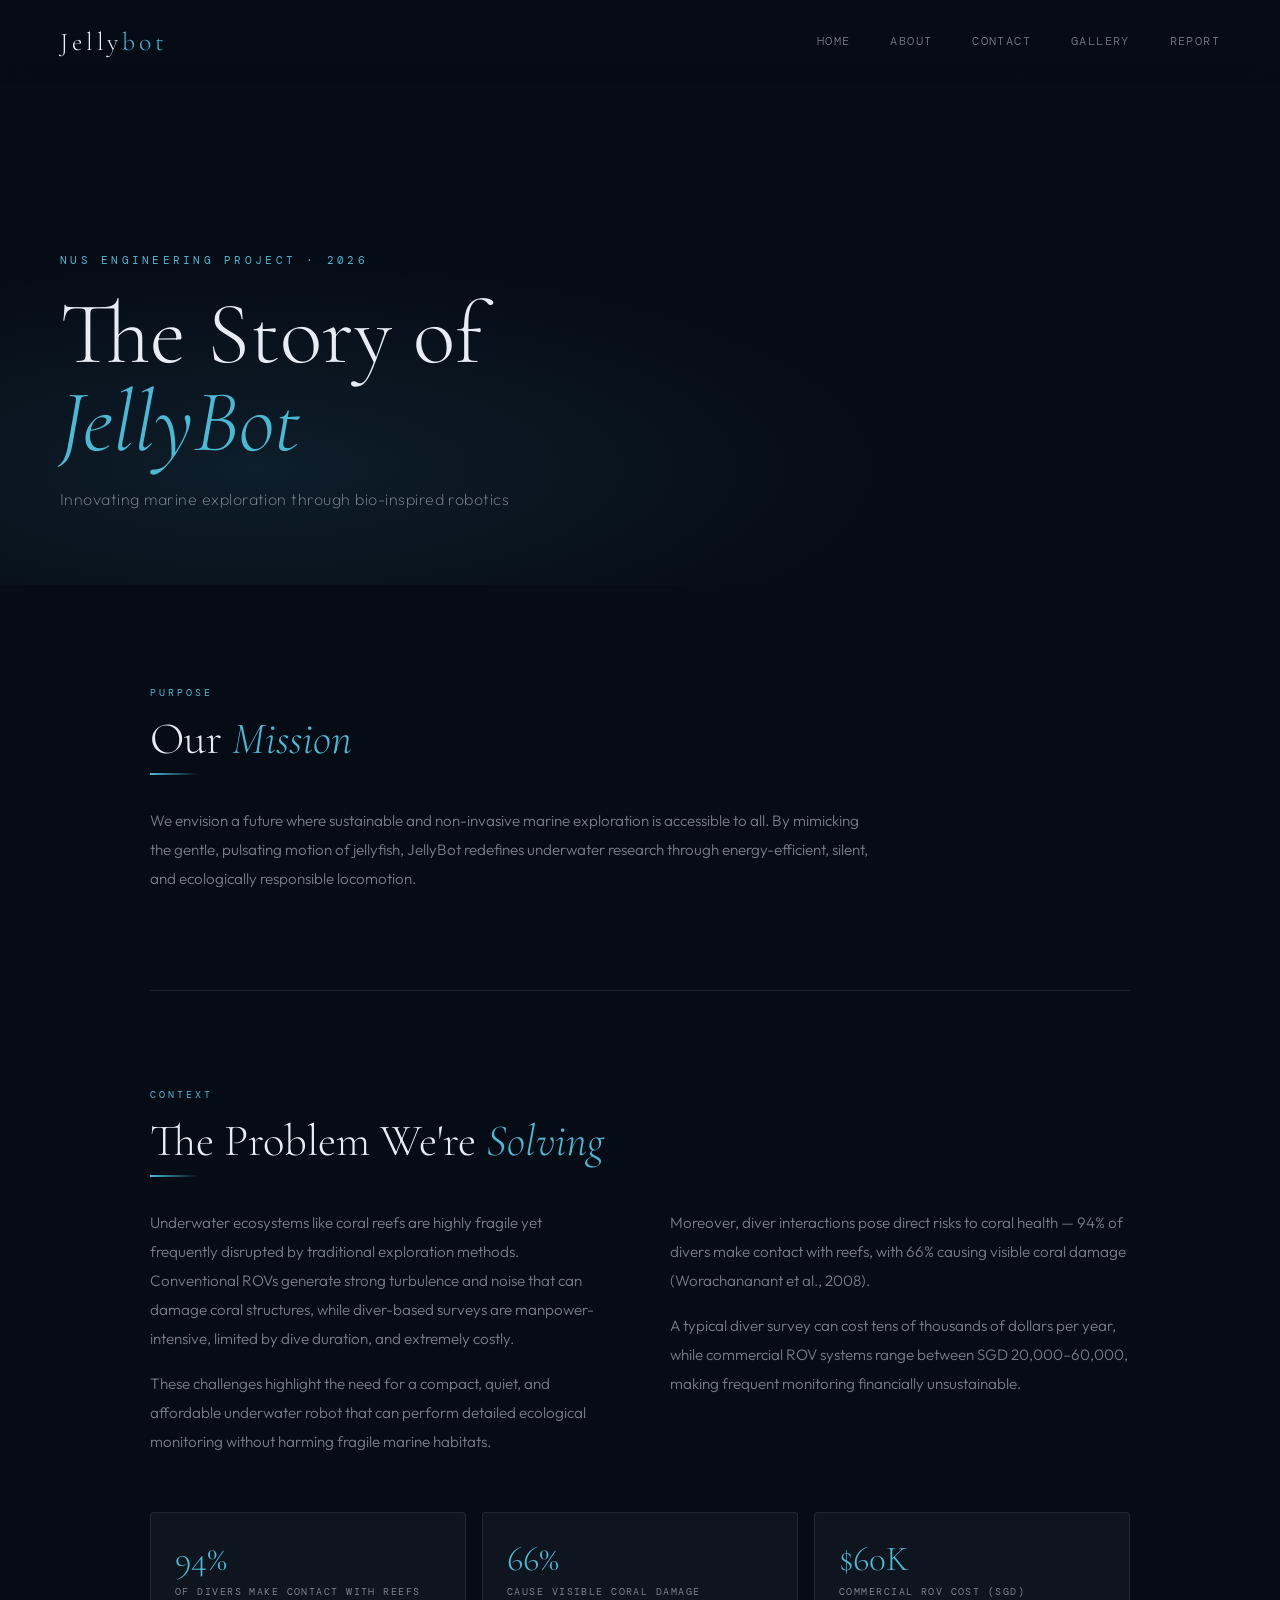
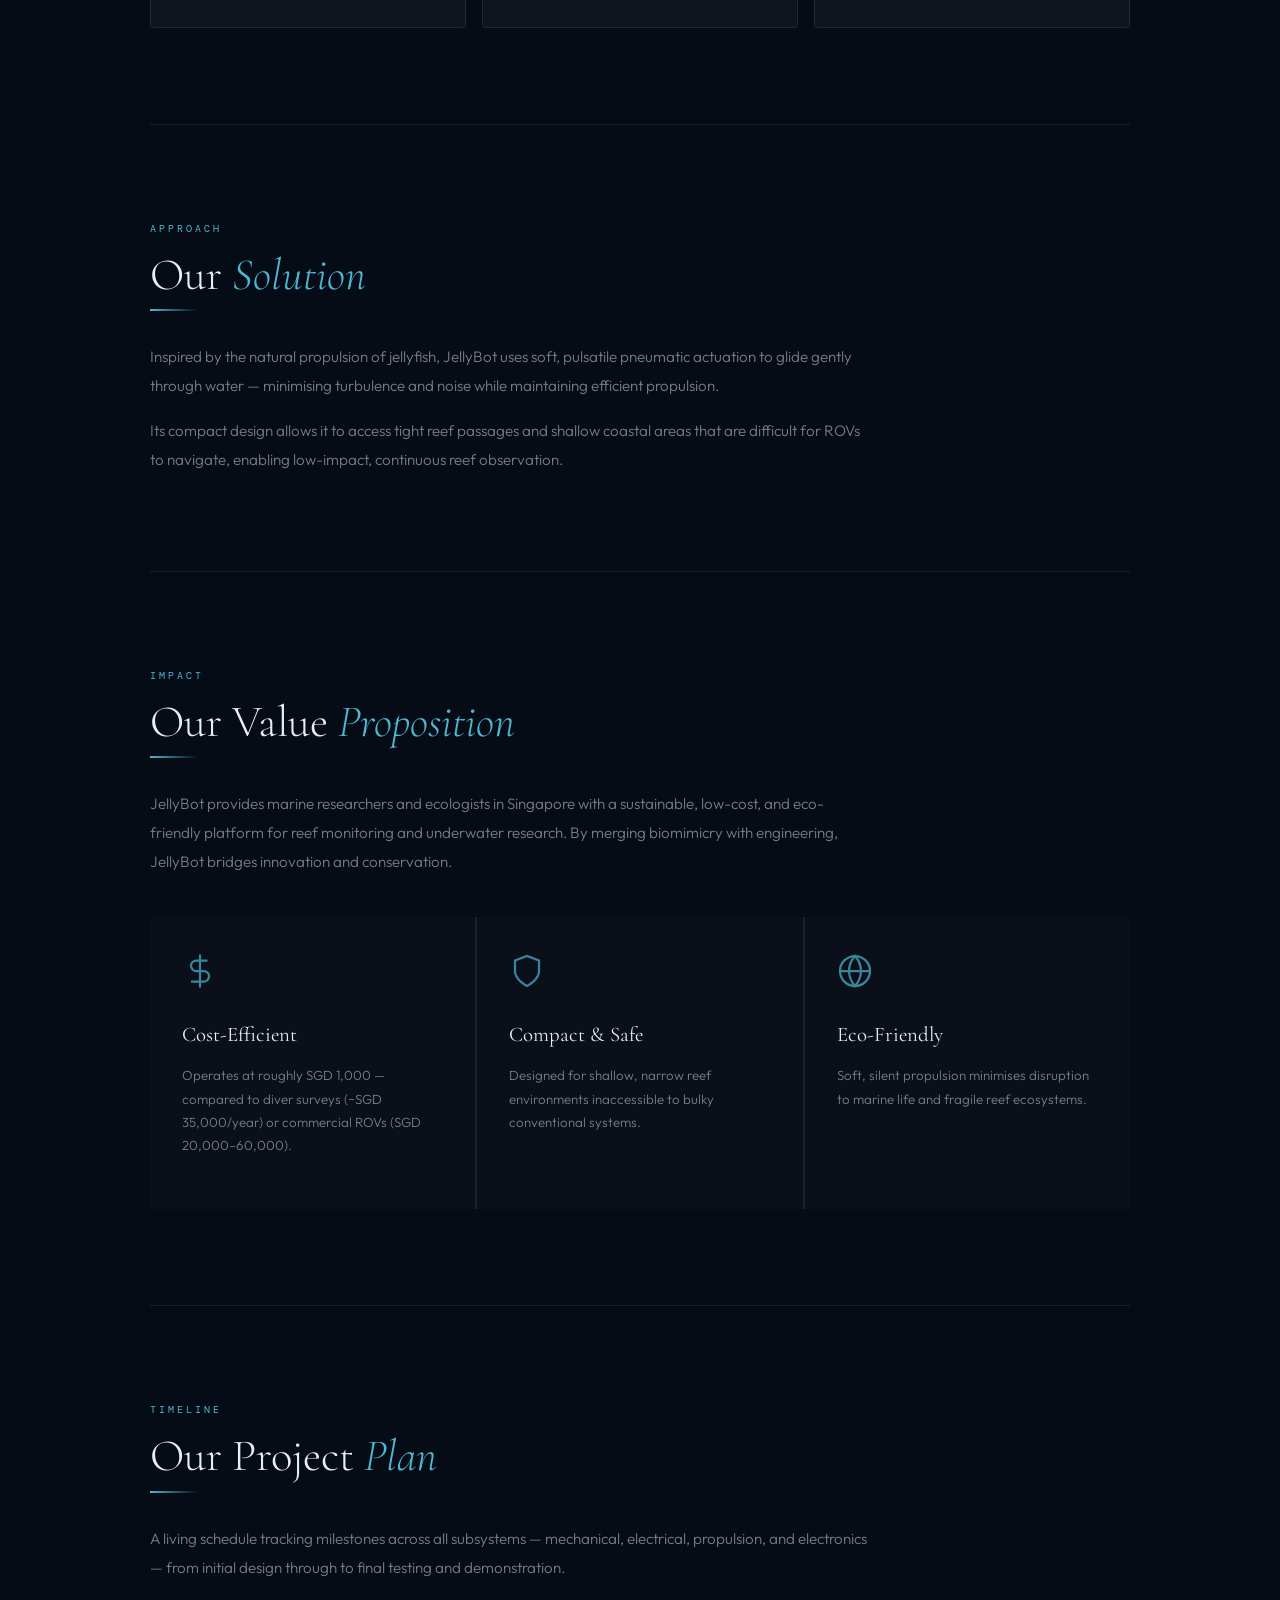
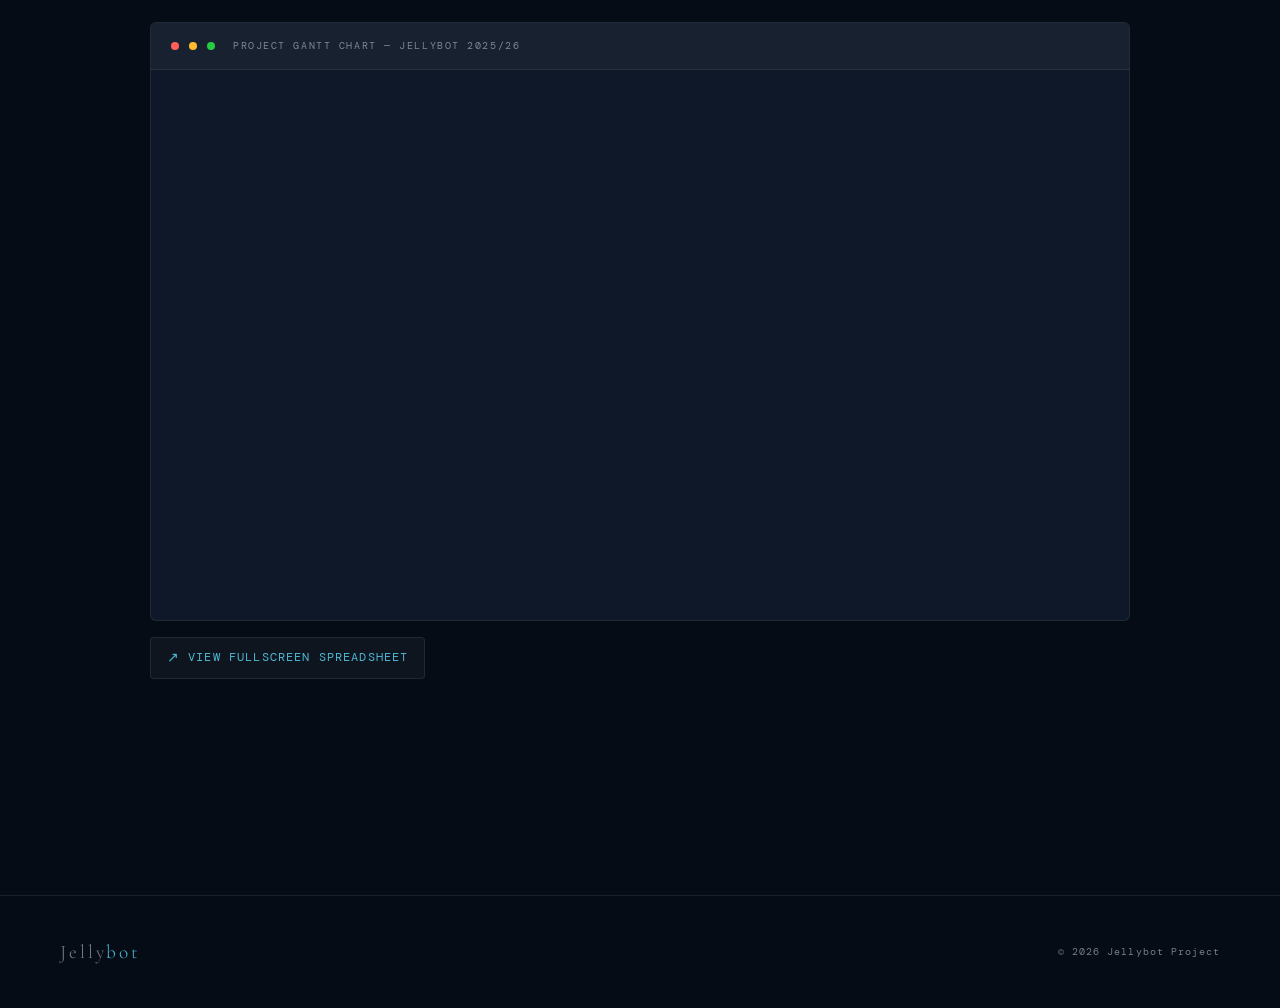
<file: about.html>
<!DOCTYPE html>
<html lang="en">
<head>
  <meta charset="UTF-8">
  <meta name="viewport" content="width=device-width, initial-scale=1.0">
  <title>About | Jellybot</title>
  <link rel="preconnect" href="https://fonts.googleapis.com">
  <link rel="preconnect" href="https://fonts.gstatic.com" crossorigin>
  <link href="https://fonts.googleapis.com/css2?family=Cormorant+Garamond:ital,wght@0,300;0,400;0,600;1,300;1,400&family=DM+Mono:wght@300;400&family=Outfit:wght@200;300;400;500&display=swap" rel="stylesheet">

  <style>
    *, *::before, *::after { box-sizing: border-box; margin: 0; padding: 0; }

    :root {
      --ink: #0a0f1a;
      --deep: #060c16;
      --surface: #0e1828;
      --glass: rgba(255,255,255,0.04);
      --glass-border: rgba(255,255,255,0.08);
      --text: #e8edf5;
      --muted: rgba(232,237,245,0.5);
      --accent: #4db8d4;
      --accent-dim: rgba(77,184,212,0.12);
      --seafoam: #6ee7c7;
    }

    html { scroll-behavior: smooth; }

    body {
      font-family: 'Outfit', sans-serif;
      background-color: var(--deep);
      color: var(--text);
      overflow-x: hidden;
      line-height: 1.7;
    }

    ::-webkit-scrollbar { width: 4px; }
    ::-webkit-scrollbar-track { background: var(--deep); }
    ::-webkit-scrollbar-thumb { background: var(--accent); border-radius: 2px; }

    /* ─── NAV ───────────────────────────────────────── */
    header {
      position: fixed;
      top: 0; left: 0; right: 0;
      z-index: 100;
      padding: 20px 60px;
      display: flex;
      justify-content: space-between;
      align-items: center;
      background: linear-gradient(to bottom, rgba(6,12,22,0.97) 0%, transparent 100%);
      backdrop-filter: blur(12px);
      -webkit-backdrop-filter: blur(12px);
      transition: padding 0.3s ease, background 0.3s ease;
    }

    .logo {
      font-family: 'Cormorant Garamond', serif;
      font-size: 1.6em;
      font-weight: 300;
      letter-spacing: 0.15em;
      color: var(--text);
      text-decoration: none;
    }
    .logo span { color: var(--accent); }

    nav { display: flex; gap: 40px; }

    nav a {
      font-family: 'DM Mono', monospace;
      font-size: 0.72em;
      font-weight: 300;
      letter-spacing: 0.12em;
      text-transform: uppercase;
      color: var(--muted);
      text-decoration: none;
      transition: color 0.3s;
      position: relative;
    }
    nav a::after {
      content: '';
      position: absolute;
      bottom: -4px; left: 0; right: 0;
      height: 1px;
      background: var(--accent);
      transform: scaleX(0);
      transition: transform 0.3s ease;
      transform-origin: left;
    }
    nav a:hover { color: var(--text); }
    nav a:hover::after { transform: scaleX(1); }

    /* ─── HERO ──────────────────────────────────────── */
    .hero {
      position: relative;
      min-height: 65vh;
      display: flex;
      flex-direction: column;
      justify-content: flex-end;
      align-items: flex-start;
      overflow: hidden;
      padding: 0 60px 72px;
    }

    .hero-bg {
      position: absolute;
      inset: 0;
      background-image: url('https://github.com/JellyBotNUS/JellyBotNUS.github.io/blob/main/images/backgroundimage.jpg?raw=true');
      background-size: cover;
      background-position: center;
      opacity: 0.2;
      filter: saturate(0.5) brightness(0.7);
    }

    .hero-overlay {
      position: absolute;
      inset: 0;
      background:
        radial-gradient(ellipse 70% 50% at 20% 80%, rgba(77,184,212,0.1) 0%, transparent 70%),
        linear-gradient(to bottom, rgba(6,12,22,0.3) 0%, rgba(6,12,22,0.0) 30%, rgba(6,12,22,0.9) 100%);
    }

    .hero-content {
      position: relative;
      z-index: 2;
      animation: fadeUp 1s ease 0.2s both;
    }

    .hero-eyebrow {
      font-family: 'DM Mono', monospace;
      font-size: 0.68em;
      letter-spacing: 0.3em;
      text-transform: uppercase;
      color: var(--accent);
      margin-bottom: 20px;
      display: block;
    }

    .hero h1 {
      font-family: 'Cormorant Garamond', serif;
      font-size: clamp(3em, 7vw, 5.5em);
      font-weight: 300;
      line-height: 1.0;
      color: var(--text);
    }
    .hero h1 em { font-style: italic; color: var(--accent); }

    .hero-sub {
      font-size: 1em;
      font-weight: 200;
      color: var(--muted);
      margin-top: 20px;
      letter-spacing: 0.03em;
      max-width: 55ch;
    }

    @keyframes fadeUp {
      from { opacity: 0; transform: translateY(24px); }
      to   { opacity: 1; transform: translateY(0); }
    }

    /* ─── CONTENT ───────────────────────────────────── */
    .content-wrap {
      max-width: 1100px;
      margin: 0 auto;
      padding: 100px 60px 120px;
    }

    /* ─── SECTION BLOCKS ────────────────────────────── */
    .about-section {
      margin-bottom: 96px;
      opacity: 0;
      transform: translateY(20px);
      transition: opacity 0.7s ease, transform 0.7s ease;
    }
    .about-section.visible { opacity: 1; transform: translateY(0); }

    .section-label {
      font-family: 'DM Mono', monospace;
      font-size: 0.62em;
      letter-spacing: 0.3em;
      text-transform: uppercase;
      color: var(--accent);
      margin-bottom: 12px;
      display: block;
    }

    .about-section h2 {
      font-family: 'Cormorant Garamond', serif;
      font-size: clamp(2em, 3.5vw, 2.8em);
      font-weight: 300;
      color: var(--text);
      margin-bottom: 8px;
      line-height: 1.15;
    }
    .about-section h2 em { font-style: italic; color: var(--accent); }

    .section-rule {
      width: 48px;
      height: 2px;
      background: linear-gradient(to right, var(--accent), transparent);
      margin-bottom: 32px;
    }

    .about-section p {
      font-size: 0.95em;
      font-weight: 300;
      color: var(--muted);
      line-height: 1.9;
      max-width: 72ch;
      margin-bottom: 16px;
    }

    /* ─── TWO-COL LAYOUT FOR PROBLEM ───────────────── */
    .split-layout {
      display: grid;
      grid-template-columns: 1fr 1fr;
      gap: 60px;
      align-items: start;
    }

    /* ─── STAT CARDS ────────────────────────────────── */
    .stats-grid {
      display: grid;
      grid-template-columns: repeat(3, 1fr);
      gap: 16px;
      margin-top: 40px;
    }

    .stat-card {
      background: var(--glass);
      border: 1px solid var(--glass-border);
      border-radius: 4px;
      padding: 28px 24px;
      position: relative;
      overflow: hidden;
      transition: border-color 0.3s, background 0.3s;
    }

    .stat-card::before {
      content: '';
      position: absolute;
      top: 0; left: 0; right: 0;
      height: 2px;
      background: linear-gradient(to right, var(--accent), transparent);
      transform: scaleX(0);
      transform-origin: left;
      transition: transform 0.4s ease;
    }

    .stat-card:hover { border-color: rgba(77,184,212,0.3); background: var(--accent-dim); }
    .stat-card:hover::before { transform: scaleX(1); }

    .stat-val {
      font-family: 'Cormorant Garamond', serif;
      font-size: 2.2em;
      font-weight: 300;
      color: var(--accent);
      line-height: 1;
      display: block;
      margin-bottom: 8px;
    }

    .stat-label {
      font-family: 'DM Mono', monospace;
      font-size: 0.6em;
      letter-spacing: 0.15em;
      text-transform: uppercase;
      color: var(--muted);
      display: block;
      line-height: 1.5;
    }

    /* ─── VALUE PROP CARDS ──────────────────────────── */
    .value-grid {
      display: grid;
      grid-template-columns: repeat(3, 1fr);
      gap: 2px;
      margin-top: 40px;
      background: var(--glass-border);
    }

    .value-card {
      background: var(--ink);
      padding: 36px 32px;
      transition: background 0.3s;
      position: relative;
      overflow: hidden;
    }

    .value-card::after {
      content: '';
      position: absolute;
      top: 0; left: 0; right: 0;
      height: 2px;
      background: linear-gradient(to right, var(--accent), transparent);
      transform: scaleX(0);
      transform-origin: left;
      transition: transform 0.4s ease;
    }

    .value-card:hover { background: var(--surface); }
    .value-card:hover::after { transform: scaleX(1); }

    .value-icon {
      width: 36px; height: 36px;
      margin-bottom: 20px;
      color: var(--accent);
      opacity: 0.7;
    }

    .value-card h3 {
      font-family: 'Cormorant Garamond', serif;
      font-size: 1.3em;
      font-weight: 400;
      color: var(--text);
      margin-bottom: 12px;
    }

    .value-card p {
      font-size: 0.83em;
      font-weight: 300;
      color: var(--muted);
      line-height: 1.75;
    }

    /* ─── PROJECT PLAN ──────────────────────────────── */
    .spreadsheet-wrap {
      margin-top: 40px;
      border: 1px solid var(--glass-border);
      border-radius: 6px;
      overflow: hidden;
      background: var(--surface);
    }

    .spreadsheet-header {
      padding: 14px 20px;
      background: var(--glass);
      border-bottom: 1px solid var(--glass-border);
      display: flex;
      align-items: center;
      gap: 10px;
    }

    .spreadsheet-header span {
      font-family: 'DM Mono', monospace;
      font-size: 0.65em;
      letter-spacing: 0.15em;
      text-transform: uppercase;
      color: var(--muted);
    }

    .dot { width: 8px; height: 8px; border-radius: 50%; }
    .dot-r { background: #ff5f57; }
    .dot-y { background: #ffbd2e; }
    .dot-g { background: #28ca41; }

    .spreadsheet-container {
      position: relative;
      width: 100%;
      padding-bottom: 56.25%;
      height: 0;
      overflow: hidden;
    }

    .spreadsheet-container iframe {
      position: absolute;
      top: 0; left: 0;
      width: 100%; height: 100%;
      border: none;
    }

    /* ─── DIVIDER ────────────────────────────────────── */
    .section-divider {
      width: 100%;
      height: 1px;
      background: var(--glass-border);
      margin: 0 0 96px;
    }

    /* ─── FOOTER ────────────────────────────────────── */
    footer {
      padding: 40px 60px;
      background: var(--deep);
      border-top: 1px solid var(--glass-border);
      display: flex;
      justify-content: space-between;
      align-items: center;
    }

    .footer-logo {
      font-family: 'Cormorant Garamond', serif;
      font-size: 1.2em;
      font-weight: 300;
      letter-spacing: 0.15em;
      color: var(--muted);
    }
    .footer-logo span { color: var(--accent); }

    footer p {
      font-family: 'DM Mono', monospace;
      font-size: 0.65em;
      letter-spacing: 0.1em;
      color: var(--muted);
    }

    /* ─── Project Plan Clickable Link ────────────────────────────────────── */
    .external-sheet-link {
    display: inline-flex;
    align-items: center;
    margin-top: 16px;
    font-family: 'DM Mono', monospace;
    font-size: 0.72em;
    color: var(--accent);
    text-transform: uppercase;
    text-decoration: none;
    letter-spacing: 0.1em;
    transition: opacity 0.3s ease;
    border: 1px solid var(--glass-border);
    padding: 8px 16px;
    border-radius: 4px;
    background: var(--glass);
  }
  
  .external-sheet-link:hover {
    background: var(--accent-dim);
    border-color: var(--accent);
    opacity: 0.8;
  }
  
  .external-sheet-link span {
    margin-right: 8px;
    font-size: 1.2em;
  }

    /* ─── RESPONSIVE ────────────────────────────────── */
    @media (max-width: 900px) {
      header { padding: 16px 32px; }
      .hero { padding: 0 32px 56px; }
      .content-wrap { padding: 80px 32px 80px; }
      .split-layout { grid-template-columns: 1fr; gap: 0; }
      .stats-grid { grid-template-columns: 1fr 1fr; }
      .value-grid { grid-template-columns: 1fr; }
      footer { flex-direction: column; gap: 12px; text-align: center; }
    }

    @media (max-width: 560px) {
      header { padding: 14px 20px; }
      nav { gap: 20px; }
      .hero { padding: 0 20px 48px; }
      .content-wrap { padding: 60px 20px 60px; }
      .stats-grid { grid-template-columns: 1fr; }
    }
  </style>
</head>

<body>

  <!-- Navigation -->
  <header id="site-header">
    <a href="../index.html" class="logo">Jelly<span>bot</span></a>
    <nav>
      <a href="index.html">Home</a>
      <a href="about.html">About</a>
      <a href="contact.html">Contact</a>
      <a href="gallery.html">Gallery</a>
      <a href="report/report.html">Report</a>
    </nav>
  </header>

  <!-- Hero -->
  <section class="hero">
    <div class="hero-bg"></div>
    <div class="hero-overlay"></div>
    <div class="hero-content">
      <span class="hero-eyebrow">NUS Engineering Project · 2026</span>
      <h1>The Story of<br><em>JellyBot</em></h1>
      <p class="hero-sub">Innovating marine exploration through bio-inspired robotics</p>
    </div>
  </section>

  <!-- Content -->
  <div class="content-wrap">

    <!-- Mission -->
    <div class="about-section" id="mission">
      <span class="section-label">Purpose</span>
      <h2>Our <em>Mission</em></h2>
      <div class="section-rule"></div>
      <p>We envision a future where sustainable and non-invasive marine exploration is accessible to all. By mimicking the gentle, pulsating motion of jellyfish, JellyBot redefines underwater research through energy-efficient, silent, and ecologically responsible locomotion.</p>
    </div>

    <div class="section-divider"></div>

    <!-- Problem -->
    <div class="about-section" id="problem">
      <span class="section-label">Context</span>
      <h2>The Problem We're <em>Solving</em></h2>
      <div class="section-rule"></div>

      <div class="split-layout">
        <div>
          <p>Underwater ecosystems like coral reefs are highly fragile yet frequently disrupted by traditional exploration methods. Conventional ROVs generate strong turbulence and noise that can damage coral structures, while diver-based surveys are manpower-intensive, limited by dive duration, and extremely costly.</p>
          <p>These challenges highlight the need for a compact, quiet, and affordable underwater robot that can perform detailed ecological monitoring without harming fragile marine habitats.</p>
        </div>
        <div>
          <p>Moreover, diver interactions pose direct risks to coral health — 94% of divers make contact with reefs, with 66% causing visible coral damage (Worachananant et al., 2008).</p>
          <p>A typical diver survey can cost tens of thousands of dollars per year, while commercial ROV systems range between SGD 20,000–60,000, making frequent monitoring financially unsustainable.</p>
        </div>
      </div>

      <div class="stats-grid">
        <div class="stat-card">
          <span class="stat-val">94%</span>
          <span class="stat-label">of divers make contact with reefs</span>
        </div>
        <div class="stat-card">
          <span class="stat-val">66%</span>
          <span class="stat-label">cause visible coral damage</span>
        </div>
        <div class="stat-card">
          <span class="stat-val">$60K</span>
          <span class="stat-label">commercial ROV cost (SGD)</span>
        </div>
      </div>
    </div>

    <div class="section-divider"></div>

    <!-- Solution -->
    <div class="about-section" id="solution">
      <span class="section-label">Approach</span>
      <h2>Our <em>Solution</em></h2>
      <div class="section-rule"></div>
      <p>Inspired by the natural propulsion of jellyfish, JellyBot uses soft, pulsatile pneumatic actuation to glide gently through water — minimising turbulence and noise while maintaining efficient propulsion.</p>
      <p>Its compact design allows it to access tight reef passages and shallow coastal areas that are difficult for ROVs to navigate, enabling low-impact, continuous reef observation.</p>
    </div>

    <div class="section-divider"></div>

    <!-- Value Proposition -->
    <div class="about-section" id="value">
      <span class="section-label">Impact</span>
      <h2>Our Value <em>Proposition</em></h2>
      <div class="section-rule"></div>
      <p>JellyBot provides marine researchers and ecologists in Singapore with a sustainable, low-cost, and eco-friendly platform for reef monitoring and underwater research. By merging biomimicry with engineering, JellyBot bridges innovation and conservation.</p>

      <div class="value-grid">
        <div class="value-card">
          <svg class="value-icon" viewBox="0 0 24 24" fill="none" stroke="currentColor" stroke-width="1.5">
            <line x1="12" y1="1" x2="12" y2="23"/><path d="M17 5H9.5a3.5 3.5 0 0 0 0 7h5a3.5 3.5 0 0 1 0 7H6"/>
          </svg>
          <h3>Cost-Efficient</h3>
          <p>Operates at roughly SGD 1,000 — compared to diver surveys (~SGD 35,000/year) or commercial ROVs (SGD 20,000–60,000).</p>
        </div>
        <div class="value-card">
          <svg class="value-icon" viewBox="0 0 24 24" fill="none" stroke="currentColor" stroke-width="1.5">
            <path d="M12 22s8-4 8-10V5l-8-3-8 3v7c0 6 8 10 8 10z"/>
          </svg>
          <h3>Compact & Safe</h3>
          <p>Designed for shallow, narrow reef environments inaccessible to bulky conventional systems.</p>
        </div>
        <div class="value-card">
          <svg class="value-icon" viewBox="0 0 24 24" fill="none" stroke="currentColor" stroke-width="1.5">
            <path d="M12 22c5.523 0 10-4.477 10-10S17.523 2 12 2 2 6.477 2 12s4.477 10 10 10z"/>
            <path d="M2 12h20M12 2a15.3 15.3 0 0 1 4 10 15.3 15.3 0 0 1-4 10 15.3 15.3 0 0 1-4-10 15.3 15.3 0 0 1 4-10z"/>
          </svg>
          <h3>Eco-Friendly</h3>
          <p>Soft, silent propulsion minimises disruption to marine life and fragile reef ecosystems.</p>
        </div>
      </div>
    </div>

    <div class="section-divider"></div>

    <!-- Project Plan -->
      <div class="about-section" id="plan">
      <span class="section-label">Timeline</span>
      <h2>Our Project <em>Plan</em></h2>
      <div class="section-rule"></div>
      <p>A living schedule tracking milestones across all subsystems — mechanical, electrical, propulsion, and electronics — from initial design through to final testing and demonstration.</p>

      <div class="spreadsheet-wrap">
        <div class="spreadsheet-header">
          <div class="dot dot-r"></div>
          <div class="dot dot-y"></div>
          <div class="dot dot-g"></div>
          <span style="margin-left: 8px;">Project Gantt Chart — JellyBot 2025/26</span>
        </div>
        <div class="spreadsheet-container">
          <iframe src="https://docs.google.com/spreadsheets/d/e/2PACX-1vRmkAxV5fVDMlaFTGk1D9_-tDHMLEV_ZLCKX9GaID626hc1k_u2Bw11bNllf9hy5wlKJe0lLvgFqDdh/pubhtml?widget=true&headers=false"></iframe>
        </div>
      </div>

      <a href="https://docs.google.com/spreadsheets/d/1zzqf9wmI5woZz1IhgT2JijTZPJ7loHcgYFy9XiZp2Vg/edit?usp=sharing" 
         target="_blank" 
         class="external-sheet-link">
         <span>&#8599;</span> View Fullscreen Spreadsheet
      </a>
    </div>

  </div>

  <!-- Footer -->
  <footer>
    <span class="footer-logo">Jelly<span>bot</span></span>
    <p>© 2026 Jellybot Project</p>
  </footer>

  <script>
    // ── Header shrink ──
    const header = document.getElementById('site-header');
    window.addEventListener('scroll', () => {
      header.style.background = window.scrollY > 60
        ? 'rgba(6,12,22,0.97)'
        : '';
      header.style.padding = window.scrollY > 60
        ? (window.innerWidth > 640 ? '14px 60px' : '12px 32px')
        : '';
    }, { passive: true });

    // ── Scroll reveal ──
    const observer = new IntersectionObserver((entries) => {
      entries.forEach(e => { if (e.isIntersecting) e.target.classList.add('visible'); });
    }, { threshold: 0.08 });
    document.querySelectorAll('.about-section').forEach(el => observer.observe(el));
  </script>

</body>
</html>
</file>
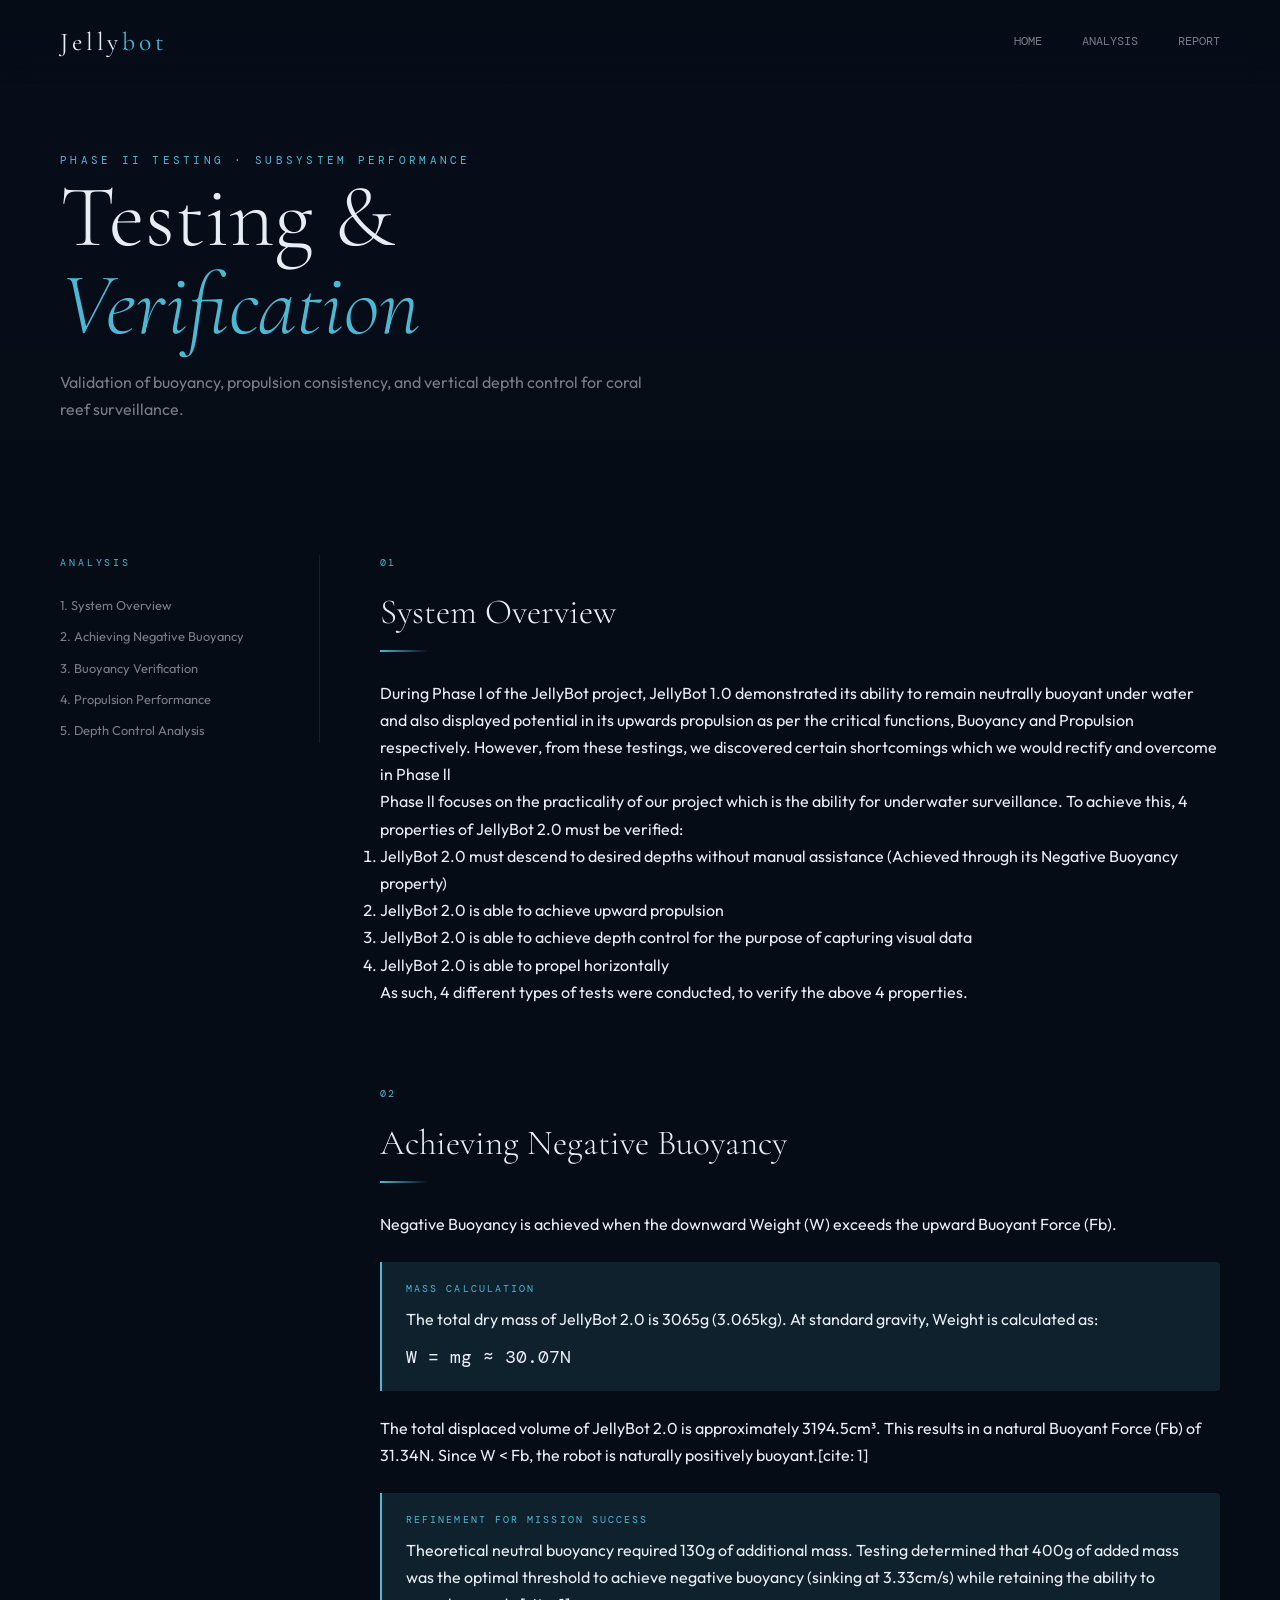
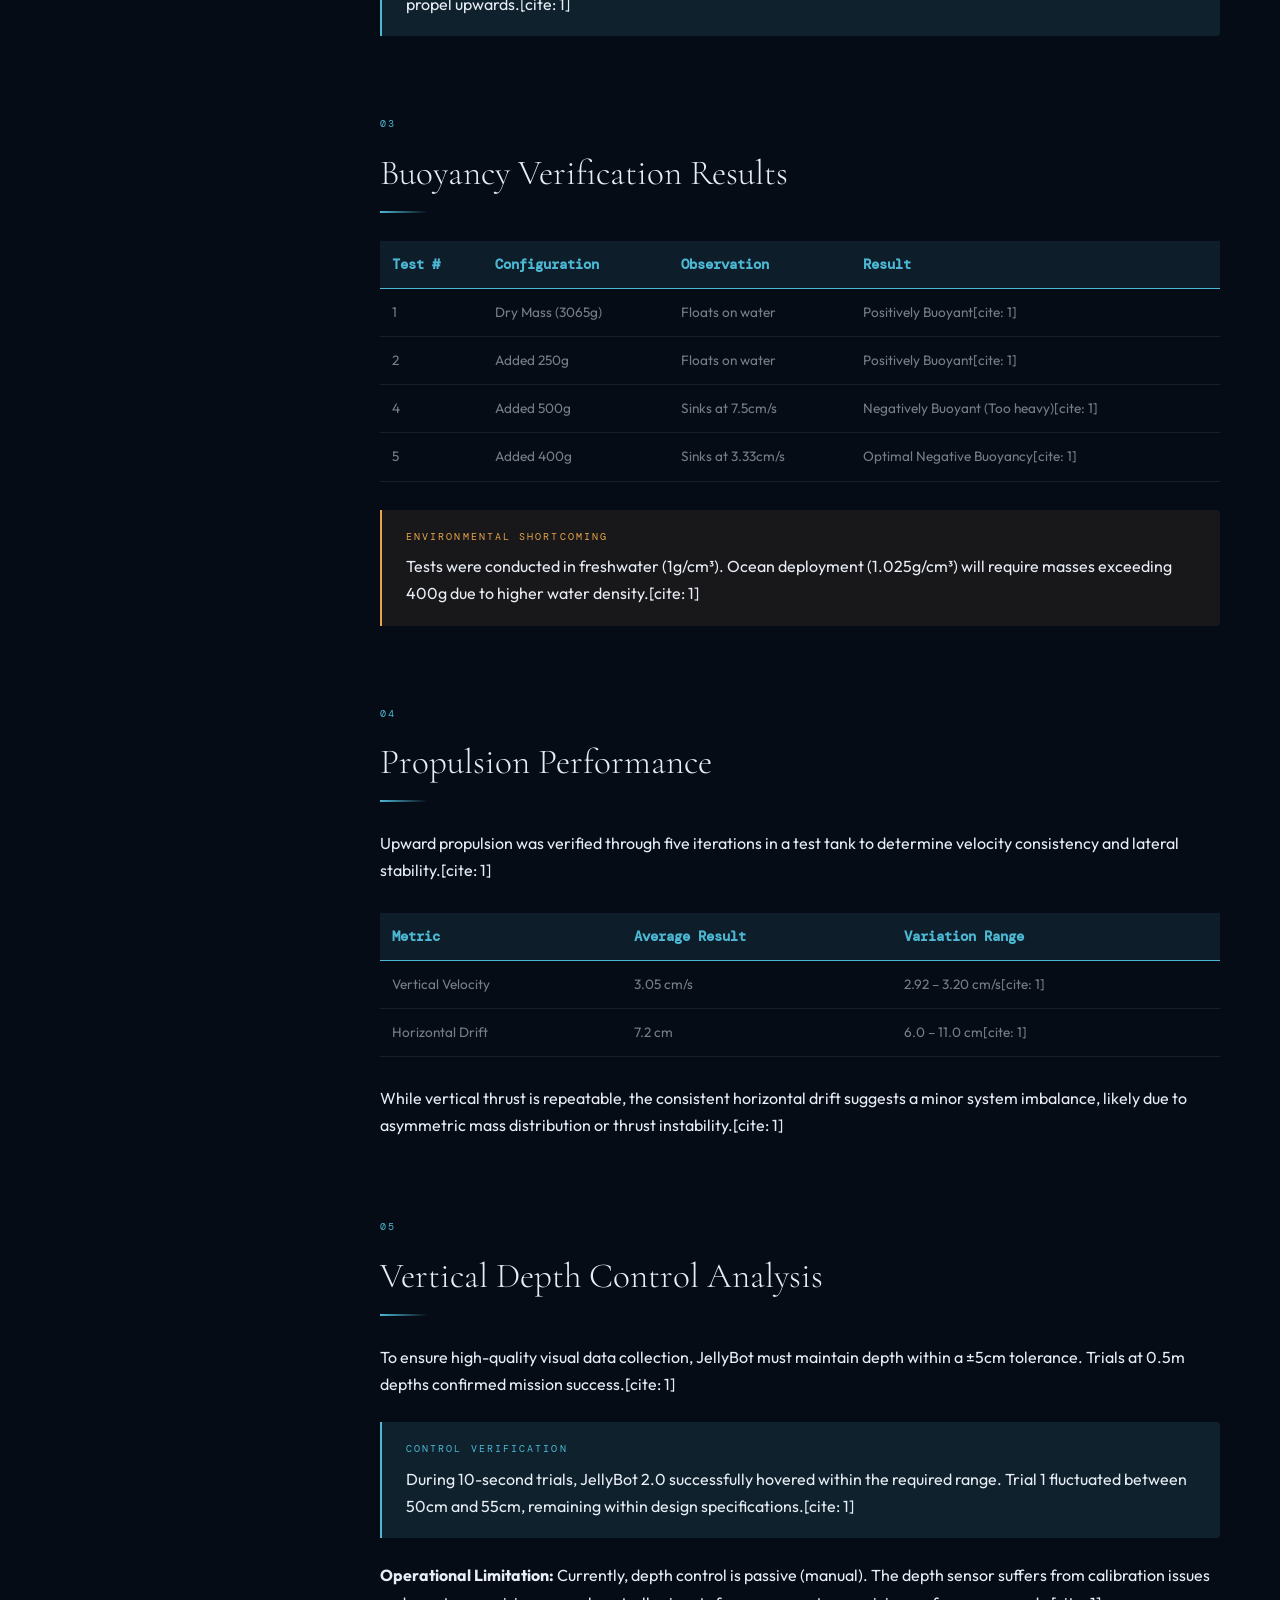
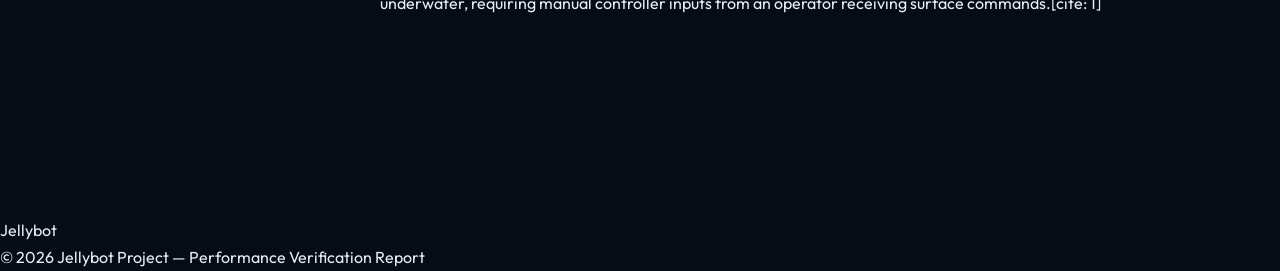
<file: report/propulsiontest.html>
<!DOCTYPE html>
<html lang="en">
<head>
  <meta charset="UTF-8" />
  <meta name="viewport" content="width=device-width, initial-scale=1.0" />
  <title>Testing & Verification | Jellybot</title>
  <link rel="preconnect" href="https://fonts.googleapis.com">
  <link rel="preconnect" href="https://fonts.gstatic.com" crossorigin>
  <link href="https://fonts.googleapis.com/css2?family=Cormorant+Garamond:ital,wght@0,300;0,400;0,600;1,300;1,400&family=DM+Mono:wght@300;400&family=Outfit:wght@200;300;400;500&display=swap" rel="stylesheet">

  <style>
    *, *::before, *::after { box-sizing: border-box; margin: 0; padding: 0; }

    :root {
      --ink: #0a0f1a;
      --deep: #060c16;
      --surface: #0e1828;
      --glass: rgba(255,255,255,0.04);
      --glass-border: rgba(255,255,255,0.08);
      --text: #e8edf5;
      --muted: rgba(232,237,245,0.5);
      --accent: #4db8d4;
      --accent-dim: rgba(77,184,212,0.12);
      --accent-glow: rgba(77,184,212,0.3);
      --seafoam: #6ee7c7;
    }

    html { scroll-behavior: smooth; }

    body {
      font-family: 'Outfit', sans-serif;
      background-color: var(--deep);
      color: var(--text);
      overflow-x: hidden;
      line-height: 1.7;
    }

    header {
      position: fixed;
      top: 0; left: 0; right: 0;
      z-index: 100;
      padding: 20px 60px;
      display: flex;
      justify-content: space-between;
      align-items: center;
      background: linear-gradient(to bottom, rgba(6,12,22,0.97) 0%, transparent 100%);
      backdrop-filter: blur(12px);
      transition: padding 0.3s ease, background 0.3s ease;
    }

    .logo {
      font-family: 'Cormorant Garamond', serif;
      font-size: 1.6em;
      letter-spacing: 0.15em;
      color: var(--text);
      text-decoration: none;
    }
    .logo span { color: var(--accent); }

    nav { display: flex; gap: 40px; }
    nav a {
      font-family: 'DM Mono', monospace;
      font-size: 0.72em;
      text-transform: uppercase;
      color: var(--muted);
      text-decoration: none;
      transition: color 0.3s;
    }
    nav a:hover { color: var(--text); }

    .hero {
      position: relative;
      min-height: 55vh;
      display: flex;
      flex-direction: column;
      justify-content: flex-end;
      padding: 120px 60px 72px;
      overflow: hidden;
    }

    .hero-bg {
      position: absolute;
      inset: 0;
      background: var(--surface);
      opacity: 0.2;
    }

    .hero-overlay {
      position: absolute;
      inset: 0;
      background: linear-gradient(to bottom, rgba(6,12,22,0.3) 0%, rgba(6,12,22,0.85) 100%);
    }

    .hero-content { position: relative; z-index: 2; animation: fadeUp 1s ease 0.2s both; }

    .hero h1 {
      font-family: 'Cormorant Garamond', serif;
      font-size: clamp(3em, 7vw, 5.5em);
      font-weight: 300;
      line-height: 1.0;
    }
    .hero h1 em { font-style: italic; color: var(--accent); }

    .page-body {
      display: grid;
      grid-template-columns: 260px 1fr;
      max-width: 1300px;
      margin: 0 auto;
      padding: 60px 60px 120px;
    }

    .sidebar { position: sticky; top: 100px; align-self: start; border-right: 1px solid var(--glass-border); padding-right: 20px; }
    .toc-list { list-style: none; display: flex; flex-direction: column; gap: 4px; }
    .toc-list a { font-size: 0.8em; color: var(--muted); text-decoration: none; transition: 0.2s; }
    .toc-list a:hover { color: var(--accent); }

    .content { padding-left: 60px; }
    .doc-section { margin-bottom: 80px; opacity: 0; transform: translateY(20px); transition: 0.6s ease; }
    .doc-section.visible { opacity: 1; transform: translateY(0); }
    .section-num { font-family: 'DM Mono', monospace; color: var(--accent); display: block; margin-bottom: 10px; font-size: 0.62em; letter-spacing: 0.25em; }
    .doc-section h2 { font-family: 'Cormorant Garamond', serif; font-size: 2.2em; font-weight: 300; margin-bottom: 8px; }
    .section-rule { width: 48px; height: 2px; background: linear-gradient(to right, var(--accent), transparent); margin-bottom: 28px; }

    .callout { border-left: 2px solid var(--accent); background: var(--accent-dim); padding: 18px 24px; margin: 24px 0; border-radius: 0 4px 4px 0; }
    .callout-title { font-family: 'DM Mono', monospace; font-size: 0.65em; letter-spacing: 0.2em; text-transform: uppercase; color: var(--accent); margin-bottom: 8px; }

    .styled-table { width: 100%; border-collapse: collapse; font-size: 0.85em; margin: 28px 0; }
    .styled-table th { background: rgba(77,184,212,0.1); color: var(--accent); padding: 12px; text-align: left; border-bottom: 1px solid var(--accent); font-family: 'DM Mono', monospace; }
    .styled-table td { padding: 12px; border-bottom: 1px solid var(--glass-border); color: var(--muted); }

    .img-fig { margin: 28px 0; }
    .img-frame { border: 1px solid var(--glass-border); background: var(--surface); border-radius: 6px; overflow: hidden; }
    .img-frame img { width: 100%; display: block; }
    figcaption { font-family: 'DM Mono', monospace; font-size: 0.65em; color: var(--muted); margin-top: 10px; text-align: center; }

    @keyframes fadeUp { from { opacity: 0; transform: translateY(24px); } to { opacity: 1; transform: translateY(0); } }
  </style>
</head>
<body>

  <header id="site-header">
    <a href="#" class="logo">Jelly<span>bot</span></a>
    <nav>
      <a href="#">Home</a>
      <a href="#">Analysis</a>
      <a href="#">Report</a>
    </nav>
  </header>

  <section class="hero">
    <div class="hero-bg"></div>
    <div class="hero-overlay"></div>
    <div class="hero-content">
      <span class="hero-eyebrow" style="font-family: 'DM Mono', monospace; color: var(--accent); font-size: 0.68em; letter-spacing: 0.3em; text-transform: uppercase;">Phase II Testing · Subsystem Performance</span>
      <h1>Testing &<br><em>Verification</em></h1>
      <p style="color: var(--muted); margin-top: 20px; max-width: 55ch;">Validation of buoyancy, propulsion consistency, and vertical depth control for coral reef surveillance.</p>
    </div>
  </section>

  <div class="page-body">
    <aside class="sidebar">
      <span style="font-family: 'DM Mono', monospace; font-size: 0.6em; color: var(--accent); text-transform: uppercase; letter-spacing: 0.3em; display: block; margin-bottom: 20px;">Analysis</span>
      <ul class="toc-list" id="toc">
        <li><a href="#section-1">1. System Overview</a></li>
        <li><a href="#section-2">2. Achieving Negative Buoyancy</a></li>
        <li><a href="#section-3">3. Buoyancy Verification</a></li>
        <li><a href="#section-4">4. Propulsion Performance</a></li>
        <li><a href="#section-5">5. Depth Control Analysis</a></li>
      </ul>
    </aside>

    <main class="content">

      <div class="doc-section" id="section-1">
        <span class="section-num">01</span>
        <h2>System Overview</h2>
        <div class="section-rule"></div>
        <p>During Phase l of the JellyBot project, JellyBot 1.0 demonstrated its ability to remain neutrally buoyant under water and also displayed potential in its upwards propulsion as per the critical functions, Buoyancy and Propulsion respectively. However, from these testings, we discovered certain shortcomings which we would rectify and overcome in Phase ll </p> 
        <p>Phase ll focuses on the practicality of our project which is the ability for underwater surveillance. To achieve this, 4 properties of JellyBot 2.0 must be verified:</p>
        <ol>
            <li>JellyBot 2.0 must descend to desired depths without manual assistance (Achieved through its Negative Buoyancy property)</li>
            <li>JellyBot 2.0 is able to achieve upward propulsion</li>
            <li>JellyBot 2.0 is able to achieve depth control for the purpose of capturing visual data</li>
            <li>JellyBot 2.0 is able to propel horizontally</li>
        </ol>

          <p>As such, 4 different types of tests were conducted, to verify the above 4 properties.</p>
      </div>

      <div class="doc-section" id="section-2">
        <span class="section-num">02</span>
        <h2>Achieving Negative Buoyancy</h2>
        <div class="section-rule"></div>
        <p>Negative Buoyancy is achieved when the downward Weight (W) exceeds the upward Buoyant Force (Fb).</p>
        
        

        <div class="callout">
          <div class="callout-title">Mass Calculation</div>
          <p>The total dry mass of JellyBot 2.0 is 3065g (3.065kg). At standard gravity, Weight is calculated as:</p>
          <p style="font-family: 'DM Mono', monospace; color: var(--text); font-size: 1.1em; margin-top: 10px;">W = mg ≈ 30.07N</p>
        </div>

        <p>The total displaced volume of JellyBot 2.0 is approximately 3194.5cm³. This results in a natural Buoyant Force (Fb) of 31.34N. Since W < Fb, the robot is naturally positively buoyant.[cite: 1]</p>

        <div class="callout">
            <div class="callout-title">Refinement for Mission Success</div>
            <p>Theoretical neutral buoyancy required 130g of additional mass. Testing determined that 400g of added mass was the optimal threshold to achieve negative buoyancy (sinking at 3.33cm/s) while retaining the ability to propel upwards.[cite: 1]</p>
        </div>
      </div>

      <div class="doc-section" id="section-3">
        <span class="section-num">03</span>
        <h2>Buoyancy Verification Results</h2>
        <div class="section-rule"></div>
        <div class="table-wrap">
          <table class="styled-table">
            <thead>
              <tr>
                <th>Test #</th>
                <th>Configuration</th>
                <th>Observation</th>
                <th>Result</th>
              </tr>
            </thead>
            <tbody>
              <tr><td>1</td><td>Dry Mass (3065g)</td><td>Floats on water</td><td>Positively Buoyant[cite: 1]</td></tr>
              <tr><td>2</td><td>Added 250g</td><td>Floats on water</td><td>Positively Buoyant[cite: 1]</td></tr>
              <tr><td>4</td><td>Added 500g</td><td>Sinks at 7.5cm/s</td><td>Negatively Buoyant (Too heavy)[cite: 1]</td></tr>
              <tr><td>5</td><td>Added 400g</td><td>Sinks at 3.33cm/s</td><td>Optimal Negative Buoyancy[cite: 1]</td></tr>
            </tbody>
          </table>
        </div>
        <div class="callout-warn callout" style="border-left-color: #e8a44a; background: rgba(232,164,74,0.08);">
            <div class="callout-title" style="color: #e8a44a;">Environmental Shortcoming</div>
            <p>Tests were conducted in freshwater (1g/cm³). Ocean deployment (1.025g/cm³) will require masses exceeding 400g due to higher water density.[cite: 1]</p>
        </div>
      </div>

      <div class="doc-section" id="section-4">
        <span class="section-num">04</span>
        <h2>Propulsion Performance</h2>
        <div class="section-rule"></div>
        <p>Upward propulsion was verified through five iterations in a test tank to determine velocity consistency and lateral stability.[cite: 1]</p>

        

        <div class="table-wrap">
          <table class="styled-table">
            <thead>
              <tr>
                <th>Metric</th>
                <th>Average Result</th>
                <th>Variation Range</th>
              </tr>
            </thead>
            <tbody>
              <tr><td>Vertical Velocity</td><td>3.05 cm/s</td><td>2.92 – 3.20 cm/s[cite: 1]</td></tr>
              <tr><td>Horizontal Drift</td><td>7.2 cm</td><td>6.0 – 11.0 cm[cite: 1]</td></tr>
            </tbody>
          </table>
        </div>
        <p>While vertical thrust is repeatable, the consistent horizontal drift suggests a minor system imbalance, likely due to asymmetric mass distribution or thrust instability.[cite: 1]</p>
      </div>

      <div class="doc-section" id="section-5">
        <span class="section-num">05</span>
        <h2>Vertical Depth Control Analysis</h2>
        <div class="section-rule"></div>
        <p>To ensure high-quality visual data collection, JellyBot must maintain depth within a ±5cm tolerance. Trials at 0.5m depths confirmed mission success.[cite: 1]</p>

        <div class="callout">
            <div class="callout-title">Control Verification</div>
            <p>During 10-second trials, JellyBot 2.0 successfully hovered within the required range. Trial 1 fluctuated between 50cm and 55cm, remaining within design specifications.[cite: 1]</p>
        </div>

        <p><strong>Operational Limitation:</strong> Currently, depth control is passive (manual). The depth sensor suffers from calibration issues underwater, requiring manual controller inputs from an operator receiving surface commands.[cite: 1]</p>
      </div>

    </main>
  </div>

  <footer>
    <span class="footer-logo">Jelly<span>bot</span></span>
    <p>© 2026 Jellybot Project — Performance Verification Report</p>
  </footer>

  <script>
    const revealObserver = new IntersectionObserver((entries) => {
      entries.forEach(entry => {
        if (entry.isIntersecting) entry.target.classList.add('visible');
      });
    }, { threshold: 0.1 });
    document.querySelectorAll('.doc-section').forEach(el => revealObserver.observe(el));
  </script>

</body>
</html>
</file>
